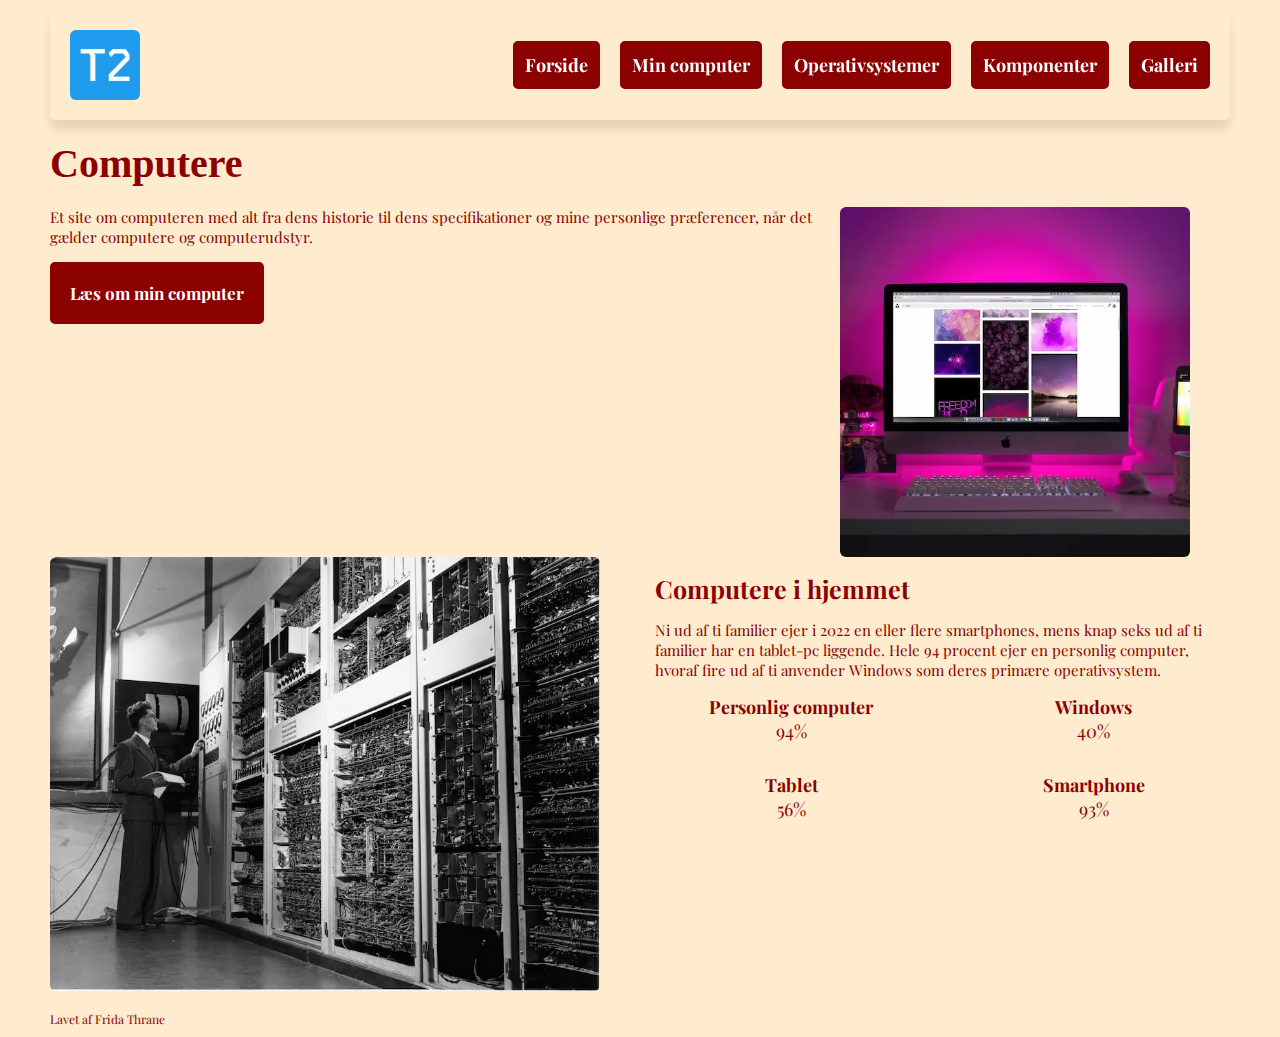
<file: index.html>
<!DOCTYPE html>
<html lang="da">

<head>
    <meta charset="UTF-8">
    <meta http-equiv="X-UA-Compatible" content="IE=edge">
    <meta name="viewport" content="width=device-width, initial-scale=1.0">
    <meta name="robots" content="noindex">
    <link rel="stylesheet" href="general.css">
    <link rel="stylesheet" href="layout.css">
    <link href="https://fonts.googleapis.com/css2?family=Courier+Prime:ital,wght@0,400;0,700;1,400;1,700&display=swap"
        rel="stylesheet">
    <link href="https://fonts.googleapis.com/css2?family=Libertinus+Serif+Display&display=swap" rel="stylesheet">
    <link href="https://fonts.googleapis.com/css2?family=Playfair+Display:ital,wght@0,400..900;1,400..900&display=swap"
        rel="stylesheet">
    <title>Forside</title>
</head>

<body>
    <header>
        <div class="logo">
            <a href="/">
                <img src="imgs/logo.png" alt="logo">
            </a>
        </div>
        <nav>
            <ul class="menu">
                <li><a href="index.html">Forside</a></li>
                <li><a href="min_computer.html">Min computer</a></li>
                <li><a href="operativsystemer.html">Operativsystemer</a></li>
                <li><a href="komponenter.html">Komponenter</a></li>
                <li><a href="galleri.html">Galleri</a></li>
            </ul>
        </nav>
    </header>

    <main>
        <h1>Computere</h1>
        <section class="grid_2-1">
            <div>
                <p>Et site om computeren med alt fra dens historie til dens specifikationer og mine personlige
                    præferencer, når det gælder computere og computerudstyr.</p>
                <a href="min_computer.html" class="forsidelink">Læs om min computer</a>
            </div>
            <div>
                <img src="imgs/desktop-setup.webp" alt="computer">
            </div>
        </section>
        <section class="grid_1-1">
            <div>
                <h2>Computere i hjemmet</h2>
                <p>Ni ud af ti familier ejer i 2022 en eller flere smartphones, mens knap seks ud af ti familier har
                    en
                    tablet-pc liggende. Hele 94 procent ejer en personlig computer, hvoraf fire ud af ti anvender
                    Windows som deres primære operativsystem.</p>
                <dl class="grid_1-1">
                    <div>
                        <dt>Personlig computer</dt>
                        <dd>94%</dd>
                    </div>
                    <div>
                        <dt>Windows</dt>
                        <dd>40%</dd>
                    </div>
                    <div>
                        <dt>Tablet</dt>
                        <dd>56%</dd>
                    </div>
                    <div>
                        <dt>Smartphone</dt>
                        <dd>93%</dd>
                    </div>
                </dl>
            </div>
            <div class="order">
                <img src="imgs/computer-old.webp" alt="computer old" id="computer-old">
            </div>
        </section>
    </main>

    <footer>Lavet af Frida Thrane</footer>
</body>

</html>
</file>
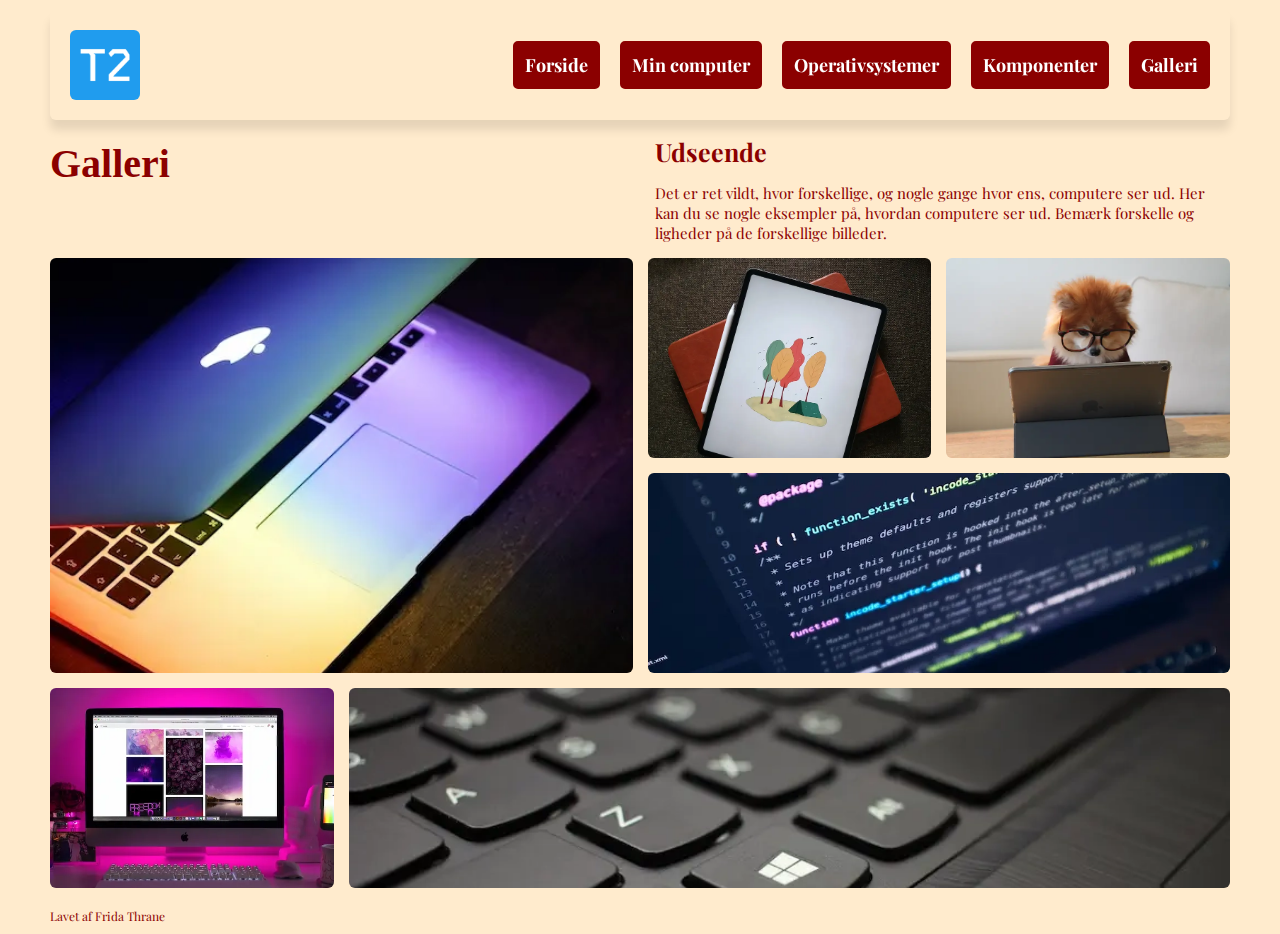
<file: galleri.html>
<!DOCTYPE html>
<html lang="da">

<head>
    <meta charset="UTF-8">
    <meta http-equiv="X-UA-Compatible" content="IE=edge">
    <meta name="viewport" content="width=device-width, initial-scale=1.0">
    <meta name="robots" content="noindex">
    <link rel="stylesheet" href="general.css">
    <link rel="stylesheet" href="layout.css">
    <link href="https://fonts.googleapis.com/css2?family=Courier+Prime:ital,wght@0,400;0,700;1,400;1,700&display=swap"
        rel="stylesheet">
    <link href="https://fonts.googleapis.com/css2?family=Libertinus+Serif+Display&display=swap" rel="stylesheet">
    <link href="https://fonts.googleapis.com/css2?family=Playfair+Display:ital,wght@0,400..900;1,400..900&display=swap"
        rel="stylesheet">
    <title>Galleri</title>
</head>

<body>
    <header>
        <div class="logo">
            <a href="/">
                <img src="imgs/logo.png" alt="logo">
            </a>
        </div>
        <nav>
            <ul class="menu">
                <li><a href="index.html">Forside</a></li>
                <li><a href="min_computer.html">Min computer</a></li>
                <li><a href="operativsystemer.html">Operativsystemer</a></li>
                <li><a href="komponenter.html">Komponenter</a></li>
                <li><a href="galleri.html">Galleri</a></li>
            </ul>
        </nav>
    </header>
    <main>
        <div class="grid_1-1">
            <div class="h1">
                <h1>Galleri</h1>
            </div>
            <div>
                <h2>Udseende</h2>
                <div class="p_galleri">
                    <p>Det er ret vildt, hvor forskellige, og nogle gange hvor ens, computere ser ud. Her kan du se
                        nogle
                        eksempler
                        på, hvordan computere ser ud. Bemærk forskelle og ligheder på de forskellige billeder.</p>
                </div>
            </div>
        </div>
        <div class="grid_1-1-1-1">
            <img src="imgs/macbook.webp" alt="macbook" class="macbook">
            <img src="imgs/tablet.webp" alt="tablet" class="tablet">
            <img src="imgs/mac.webp" alt="hund med ipad" class="hund_med_tablet">
            <img src="imgs/desktop-setup.webp" alt="desktop-setup" class="desktop-setup">
            <img src="imgs/code.webp" alt="code" class="code">
            <img src="imgs/keyboard.webp" alt="keyboard" class="keyboard">
        </div>
    </main>
    <footer>Lavet af Frida Thrane</footer>
</body>

</html>
</file>
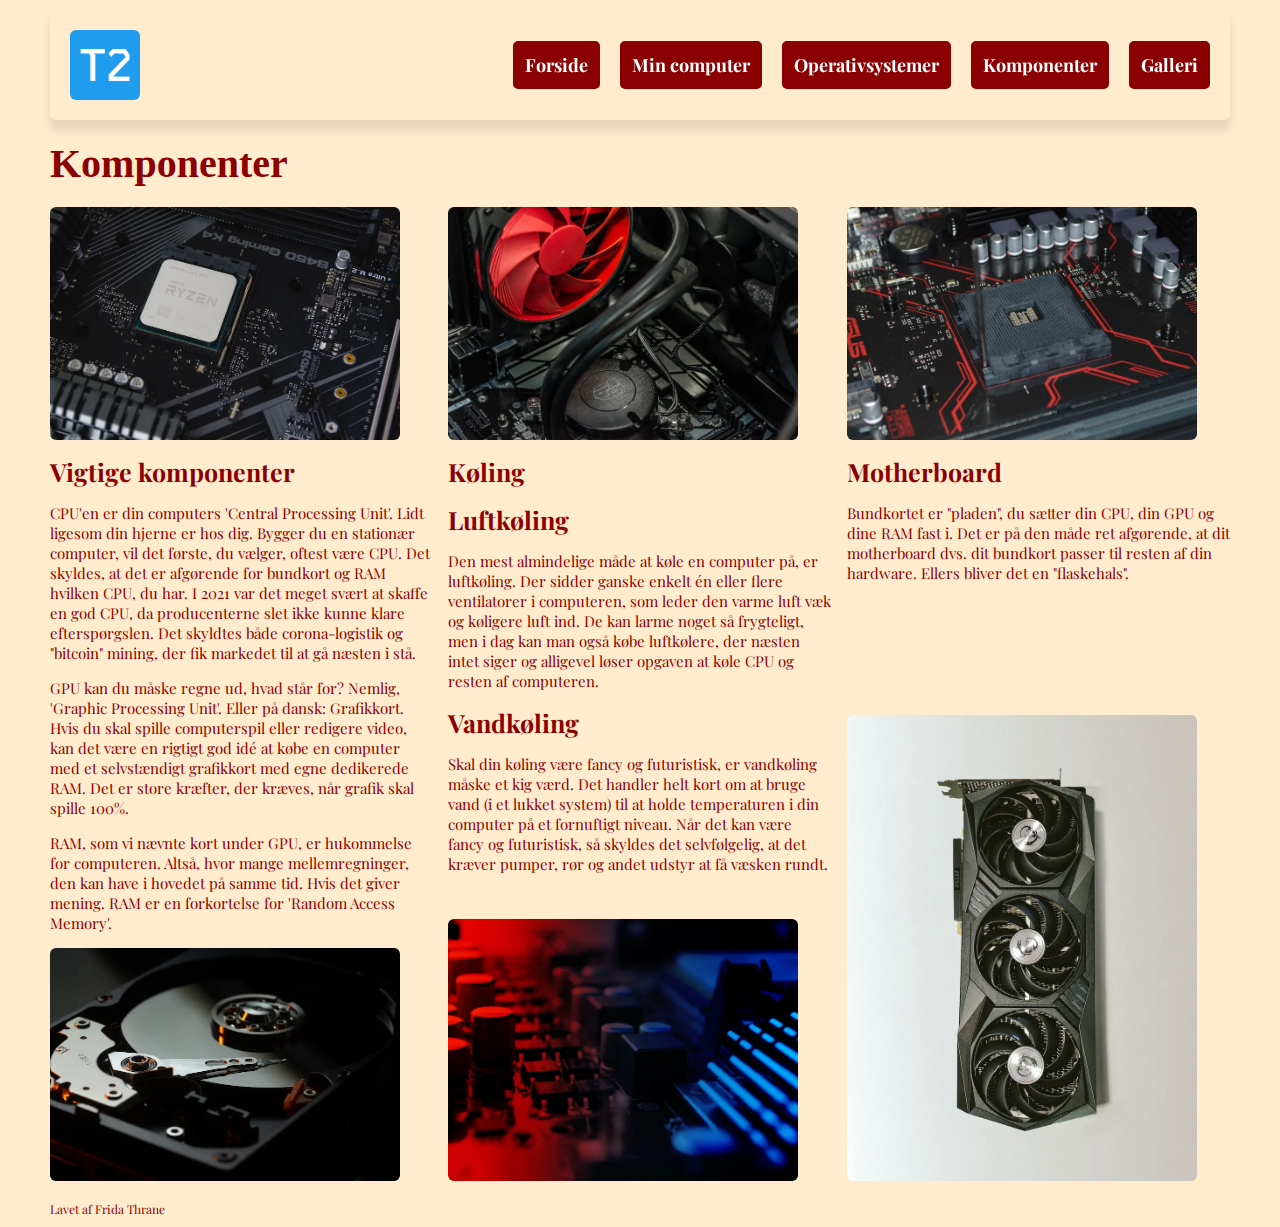
<file: komponenter.html>
<!DOCTYPE html>
<html lang="da">

<head>
    <meta charset="UTF-8">
    <meta http-equiv="X-UA-Compatible" content="IE=edge">
    <meta name="viewport" content="width=device-width, initial-scale=1.0">
    <meta name="robots" content="noindex">
    <link rel="stylesheet" href="general.css">
    <link rel="stylesheet" href="layout.css">
    <link href="https://fonts.googleapis.com/css2?family=Courier+Prime:ital,wght@0,400;0,700;1,400;1,700&display=swap"
        rel="stylesheet">
    <link href="https://fonts.googleapis.com/css2?family=Libertinus+Serif+Display&display=swap" rel="stylesheet">
    <link href="https://fonts.googleapis.com/css2?family=Playfair+Display:ital,wght@0,400..900;1,400..900&display=swap"
        rel="stylesheet">
    <title>Komponenter</title>
</head>

<body>
    <header>
        <div class="logo">
            <a href="/">
                <img src="imgs/logo.png" alt="logo">
            </a>
        </div>
        <nav>
            <ul class="menu">
                <li><a href="index.html">Forside</a></li>
                <li><a href="min_computer.html">Min computer</a></li>
                <li><a href="operativsystemer.html">Operativsystemer</a></li>
                <li><a href="komponenter.html">Komponenter</a></li>
                <li><a href="galleri.html">Galleri</a></li>
            </ul>
        </nav>
    </header>
    <main>
        <h1>Komponenter</h1>
        <div class="grid_1-1-1">
            <div class="flex_col">
                <div>
                    <img src="imgs/processor.webp" alt="processor">
                    <h2>Vigtige komponenter</h2>
                    <p>CPU'en er din computers 'Central Processing Unit'. Lidt ligesom din hjerne er hos dig. Bygger du
                        en stationær
                        computer, vil det første, du vælger, oftest være CPU. Det skyldes, at det er afgørende for
                        bundkort og RAM
                        hvilken CPU, du har. I 2021 var det meget svært at skaffe en god CPU, da producenterne slet ikke
                        kunne klare
                        efterspørgslen. Det skyldtes både corona-logistik og "bitcoin" mining, der fik markedet til at
                        gå næsten i
                        stå.</p>
                    <p>GPU kan du måske regne ud, hvad står for? Nemlig, 'Graphic Processing Unit'. Eller på dansk:
                        Grafikkort. Hvis
                        du skal spille computerspil eller redigere video, kan det være en rigtigt god idé at købe en
                        computer med et
                        selvstændigt grafikkort med egne dedikerede RAM. Det er store kræfter, der kræves, når grafik
                        skal spille
                        100%.</P>
                    <p>RAM, som vi nævnte kort under GPU, er hukommelse for computeren. Altså, hvor mange
                        mellemregninger, den kan
                        have i hovedet på samme tid. Hvis det giver mening. RAM er en forkortelse for 'Random Access
                        Memory'.</p>
                </div>
                <div>
                    <img src="imgs/vand.webp" alt="vand">
                </div>
            </div>
            <div class="flex_col">
                <div>
                    <img src="imgs/luft.webp" alt="luft">
                    <h2>Køling</h2>
                    <h3>Luftkøling</h3>
                    <p>Den mest almindelige måde at køle en computer på, er luftkøling. Der sidder ganske enkelt én
                        eller flere
                        ventilatorer i computeren, som leder den varme luft væk og køligere luft ind. De kan larme noget
                        så
                        frygteligt, men i dag kan man også købe luftkølere, der næsten intet siger og alligevel løser
                        opgaven at
                        køle CPU og resten af computeren.</p>
                    <h3>Vandkøling</h3>
                    <p>Skal din køling være fancy og futuristisk, er vandkøling måske et kig værd. Det handler helt kort
                        om at bruge
                        vand (i et lukket system) til at holde temperaturen i din computer på et fornuftigt niveau. Når
                        det kan være
                        fancy og futuristisk, så skyldes det selvfølgelig, at det kræver pumper, rør og andet udstyr at
                        få væsken
                        rundt.</p>
                </div>
                <div>
                    <img src="imgs/motherboard1.webp" alt="motherboard1">
                </div>
            </div>
            <div class="flex_col">
                <div>
                    <img src="imgs/motherboard2.webp" alt="motherboard2">
                    <h2>Motherboard</h2>
                    <p>Bundkortet er "pladen", du sætter din CPU, din GPU og dine RAM fast i. Det er på den måde ret
                        afgørende,
                        at
                        dit motherboard dvs. dit bundkort passer til resten af din hardware. Ellers bliver det en
                        "flaskehals".
                    </p>
                </div>
                <div>
                    <img src="imgs/grafikkort.webp" alt="grafikkort">
                </div>
            </div>
        </div>
    </main>
    <footer>Lavet af Frida Thrane</footer>
</body>

</html>
</file>
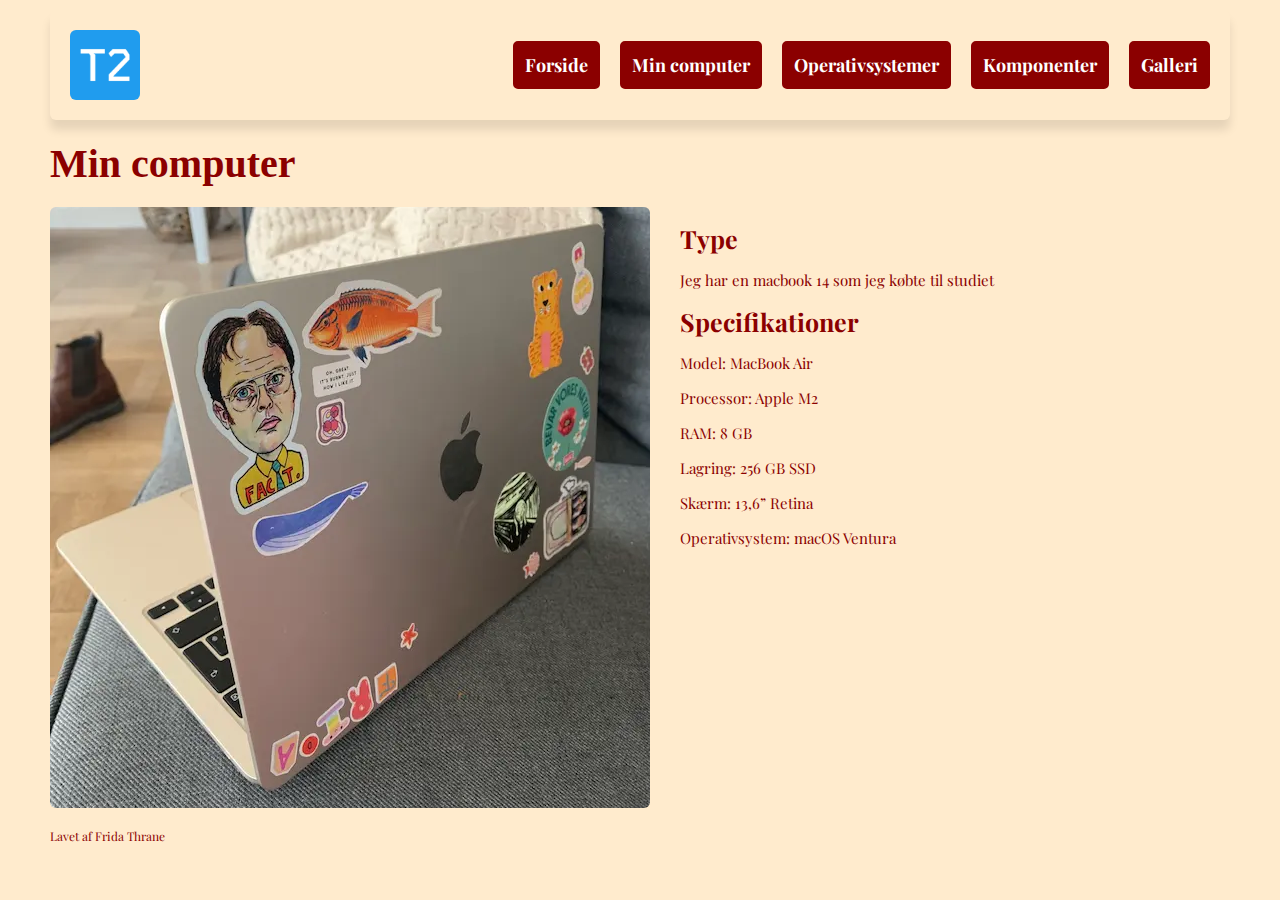
<file: min_computer.html>
<!DOCTYPE html>
<html lang="da">

<head>
    <meta charset="UTF-8">
    <meta http-equiv="X-UA-Compatible" content="IE=edge">
    <meta name="viewport" content="width=device-width, initial-scale=1.0">
    <meta name="robots" content="noindex">
    <link rel="stylesheet" href="general.css">
    <link rel="stylesheet" href="layout.css">
    <link href="https://fonts.googleapis.com/css2?family=Courier+Prime:ital,wght@0,400;0,700;1,400;1,700&display=swap"
        rel="stylesheet">
    <link href="https://fonts.googleapis.com/css2?family=Libertinus+Serif+Display&display=swap" rel="stylesheet">
    <link href="https://fonts.googleapis.com/css2?family=Playfair+Display:ital,wght@0,400..900;1,400..900&display=swap"
        rel="stylesheet">
    <title>Min Computer</title>
</head>

<body>
    <header>
        <div class="logo">
            <a href="/">
                <img src="imgs/logo.png" alt="logo">
            </a>
        </div>
        <nav>
            <ul class="menu">
                <li><a href="index.html">Forside</a></li>
                <li><a href="min_computer.html">Min computer</a></li>
                <li><a href="operativsystemer.html">Operativsystemer</a></li>
                <li><a href="komponenter.html">Komponenter</a></li>
                <li><a href="galleri.html">Galleri</a></li>
            </ul>
        </nav>
    </header>

    <main>
        <h1>Min computer</h1>
        <div class="grid_1-1">
            <div>
                <img src="imgs/minpc.webp" alt="Min Macbook" class="min-computer">
            </div>
            <div>
                <h2>Type</h2>
                <p>Jeg har en macbook 14 som jeg købte til studiet</p>
                <h2>Specifikationer</h2>
                <p>Model: MacBook Air</p>
                <p>Processor: Apple M2</p>
                <p>RAM: 8 GB</p>
                <p>Lagring: 256 GB SSD</p>
                <p>Skærm: 13,6” Retina</p>
                <p>Operativsystem: macOS Ventura</p>

            </div>
        </div>
    </main>
    <footer>Lavet af Frida Thrane</footer>
</body>

</html>
</file>
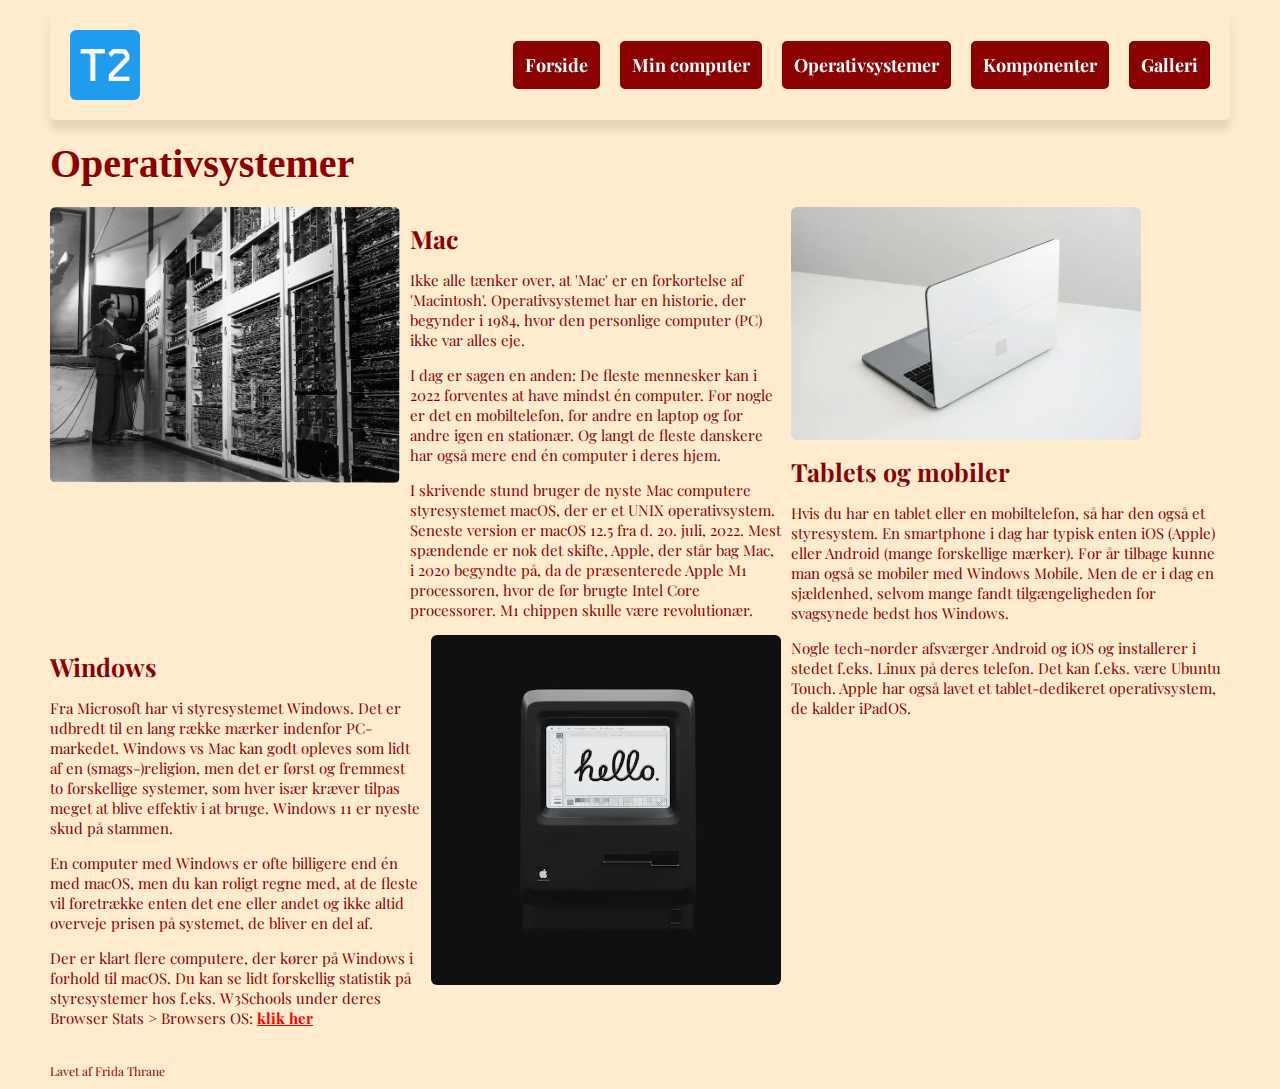
<file: operativsystemer.html>
<!DOCTYPE html>
<html lang="da">

<head>
    <meta charset="UTF-8">
    <meta http-equiv="X-UA-Compatible" content="IE=edge">
    <meta name="viewport" content="width=device-width, initial-scale=1.0">
    <meta name="robots" content="noindex">
    <link rel="stylesheet" href="general.css">
    <link rel="stylesheet" href="layout.css">
    <link href="https://fonts.googleapis.com/css2?family=Courier+Prime:ital,wght@0,400;0,700;1,400;1,700&display=swap"
        rel="stylesheet">
    <link href="https://fonts.googleapis.com/css2?family=Libertinus+Serif+Display&display=swap" rel="stylesheet">
    <link href="https://fonts.googleapis.com/css2?family=Playfair+Display:ital,wght@0,400..900;1,400..900&display=swap"
        rel="stylesheet">
    <title>Operativsystemer</title>
</head>

<body>
    <header>
        <div class="logo">
            <a href="/">
                <img src="imgs/logo.png" alt="logo">
            </a>
        </div>
        <nav>
            <ul class="menu">
                <li><a href="index.html">Forside</a></li>
                <li><a href="min_computer.html">Min computer</a></li>
                <li><a href="operativsystemer.html">Operativsystemer</a></li>
                <li><a href="komponenter.html">Komponenter</a></li>
                <li><a href="galleri.html">Galleri</a></li>
            </ul>
        </nav>
    </header>
    <main>
        <h1>Operativsystemer</h1>
        <div class="grid_5-3">
            <div>
                <div class="grid_2-3">
                    <img src="imgs/computer-old.webp" alt="Computer-old">
                    <div>
                        <h2>Mac</h2>
                        <p>Ikke alle tænker over, at 'Mac' er en forkortelse af 'Macintosh'. Operativsystemet har en
                            historie, der
                            begynder i 1984, hvor den personlige computer (PC) ikke var alles eje.</p>
                        <p>I dag er sagen en anden: De fleste mennesker kan i 2022 forventes at have mindst én computer.
                            For nogle
                            er
                            det en mobiltelefon, for andre en laptop og for andre igen en stationær. Og langt de fleste
                            danskere har
                            også mere end én computer i deres hjem.</p>
                        <p>I skrivende stund bruger de nyste Mac computere styresystemet macOS, der er et UNIX
                            operativsystem.
                            Seneste
                            version er macOS 12.5 fra d. 20. juli, 2022. Mest spændende er nok det skifte, Apple, der
                            står bag Mac,
                            i
                            2020 begyndte på, da de præsenterede Apple M1 processoren, hvor de før brugte Intel Core
                            processorer. M1
                            chippen skulle være revolutionær.</p>
                    </div>
                </div>
                <div class="grid_3-2">
                    <img src="imgs/apple-84.webp" alt="apple">
                    <div class="order">
                        <h2>Windows</h2>
                        <p>Fra Microsoft har vi styresystemet Windows. Det er udbredt til en lang række mærker indenfor
                            PC-markedet.
                            Windows vs Mac kan godt opleves som lidt af en (smags-)religion, men det er først og
                            fremmest to
                            forskellige
                            systemer, som hver især kræver tilpas meget at blive effektiv i at bruge. Windows 11 er
                            nyeste skud på
                            stammen.</p>
                        <p>En computer med Windows er ofte billigere end én med macOS, men du kan roligt regne med, at
                            de fleste vil
                            foretrække enten det ene eller andet og ikke altid overveje prisen på systemet, de bliver en
                            del af.</p>
                        <p>Der er klart flere computere, der kører på Windows i forhold til macOS. Du kan se lidt
                            forskellig
                            statistik
                            på styresystemer hos f.eks. W3Schools under deres Browser Stats > Browsers OS:
                            <a href="https://www.w3schools.com/browsers/browsers_os.asp">klik her</a>
                        </p>
                    </div>
                </div>
            </div>

            <div>
                <img src="imgs/windows.webp" alt="windows">
                <h2>Tablets og mobiler</h2>
                <p>Hvis du har en tablet eller en mobiltelefon, så har den også et styresystem. En smartphone i
                    dag har
                    typisk
                    enten iOS (Apple) eller Android (mange forskellige mærker). For år tilbage kunne man også se
                    mobiler med
                    Windows Mobile. Men de er i dag en sjældenhed, selvom mange fandt tilgængeligheden for
                    svagsynede bedst
                    hos
                    Windows.</p>
                <p>Nogle tech-nørder afsværger Android og iOS og installerer i stedet f.eks. Linux på deres
                    telefon. Det kan
                    f.eks. være Ubuntu Touch. Apple har også lavet et tablet-dedikeret operativsystem, de kalder
                    iPadOS.</p>
            </div>
        </div>
    </main>
    <footer>Lavet af Frida Thrane</footer>
</body>

</html>
</file>
<file: general.css>
* {
  margin: 0;
  padding: 0;
  box-sizing: border-box;
}

img {
  width: 100%;
  height: auto;
  display: block;
}

body {
  background-color: blanchedalmond;
  color: darkred;
  max-width: 1200px;
  margin: 0 auto;
  padding: 10px;
  font-family: "Playfair Display", serif;
}

h1 {
  font-size: 40px;
  margin: 20px 0;
  text-align: left;
  font-family: "Libertinus", serif;
}

h2,
h3 {
  font-size: 25px;
  margin: 15px 0;
  text-align: left;
}

p {
  font-size: 15px;
  margin-bottom: 15px;
  text-align: left;
}

dt {
  font-weight: bold;
  text-align: center;
}

dl {
  font-size: 18px;
  text-align: center;
}

li {
  font-size: 16px;
}

nav a {
  color: white;
  background-color: darkred;
  padding: 1rem;
  text-decoration: none;
  font-weight: bold;
  border: 2px solid darkred;
  font-size: 18px;
  display: inline-block;
  border-radius: 5px;
}

nav a:hover {
  color: lightblue;
}
a.forsidelink {
  color: white;
  background-color: darkred;
  padding: 1rem;
  text-decoration: none;
  font-weight: bold;
  border: 4px solid darkred;
  font-size: 17px;
  display: inline-block;
  border-radius: 5px;
}

a {
  color: red;
  font-weight: bolder;
}

footer {
  font-size: 12px;
  margin-top: 20px;
}

header {
  position: sticky;
  top: 0;
  display: flex;
  justify-content: space-between;
  align-items: center;
  border-radius: 6px;
  padding: 20px;
  background-color: blanchedalmond;
  box-shadow: 0 10px 10px rgba(0, 0, 0, 0.1);
}

.logo img {
  width: 70px;
  height: 70px;
}

nav {
  display: flex;
  align-items: center;
}

.menu {
  display: flex;
  list-style: none;
  margin: 0;
  padding: 0;
}

.menu li {
  margin-right: 20px;
}

.menu li:last-child {
  margin-right: 0;
}

.menu a {
  display: block;
  padding: 10px;
  color: white;
  text-decoration: none;
  transition: color 0.3s;
  text-align: end;
}

.menu a:hover {
  color: blanchedalmond;
}

@media screen and (max-width: 800px) {
  .menu {
    display: none;
  }
}
</file>
<file: layout.css>
.grid_2-1 {
  display: grid;
  grid-template-columns: 1fr;
  gap: 10px;
}

.grid_1-1 {
  display: grid;
  grid-template-columns: 1fr;
  gap: 10px;
}

.grid_5-3 {
  display: grid;
  grid-template-columns: 1fr;
  gap: 10px;
}

.grid_2-3 {
  display: grid;
  grid-template-columns: 1fr;
  gap: 10px;
}

.grid_3-2 {
  display: grid;
  grid-template-columns: 1fr;
  gap: 10px;
}
.grid_1-1-1-1 {
  display: grid;
  grid-template-columns: 1fr 1fr;
  gap: 15px;
  max-width: 1200px;
  margin: 0 auto;
  grid-auto-rows: 250px;
}

.grid_1-1-1-1 img {
  width: 100%;
  height: 100%;
  object-fit: cover;
  border-radius: 6px;
  display: block;
}

.macbook {
  grid-column: 1 / 3;
  grid-row: span 2;
}

.tablet {
  grid-column: 1;
}

.hund_med_tablet {
  grid-column: 2;
}

.code {
  grid-column: 1 / 3;
}

.desktop-setup {
  grid-column: span 2;
}

.keyboard {
  grid-column: 1 / 3;
}

@media (min-width: 800px) {
  .grid_1-1-1 {
    display: grid;
    grid-template-columns: 1fr 1fr 1fr;
    row-gap: 15px;
    column-gap: 15px;
  }

  .flex_col {
    display: flex;
    flex-direction: column;
    justify-content: center;
  }

  .flex_col img {
    margin: 0;
    align-self: flex-start;
    display: block;
  }

  .flex_col :last-child {
    margin-top: auto;
  }

  p {
    font-size: 15px;
  }
  .p_gallei {
    max-width: 65ch;
    margin: 0 auto;
  }

  .grid_2-1 {
    display: grid;
    grid-template-columns: 2fr 1fr;
    gap: 10px;
  }
  .grid_1-1-1-1 {
    display: grid;
    grid-template-columns: repeat(4, 1fr);
    grid-auto-rows: 200px;
    gap: 15px;
    max-width: 1200px;
    margin: 0 auto;
  }

  .grid_1-1-1-1 img {
    width: 100%;
    height: 100%;
    object-fit: cover;
    border-radius: 6px;
    display: block;
  }
  .macbook {
    grid-column: 1 / 3;
    grid-row: 1 / 3;
  }
  .tablet {
    grid-column: 3 / 4;
    grid-row: 1 / 2;
  }
  .hund_med_tablet {
    grid-column: 4 / 5;
    grid-row: 1 / 2;
  }
  .code {
    grid-column: 3 / 5;
    grid-row: 2 / 3;
  }
  .desktop-setup {
    grid-column: 1 / 2;
    grid-row: 3 / 4;
  }

  .keyboard {
    grid-column: 2 / 5;
    grid-row: 3 / 4;
  }
  .grid_5-3 {
    display: grid;
    grid-template-columns: 5fr 3fr;
    gap: 10px;
  }

  .grid_2-3 {
    display: grid;
    grid-template-columns: 2fr 3fr;
    gap: 10px;
  }

  .grid_3-2 {
    display: grid;
    grid-template-columns: 3fr 2fr;
    gap: 10px;
  }

  .grid_1-1 {
    display: grid;
    grid-template-columns: 1fr 1fr;
    gap: 30px;
  }

  .order {
    order: -1;
  }

  #computer-old {
    width: 550px;
    height: auto;
  }

  .min-computer {
    width: 600px;
    height: auto;
    align-items: center;
  }

  body {
    max-width: 1200px;
    margin: 0 auto;
  }

  nav ul {
    flex-direction: row;
    justify-content: center;
  }

  img {
    width: 350px;
    height: auto;
    align-items: center;
    border-radius: 6px;
  }
}
</file>
